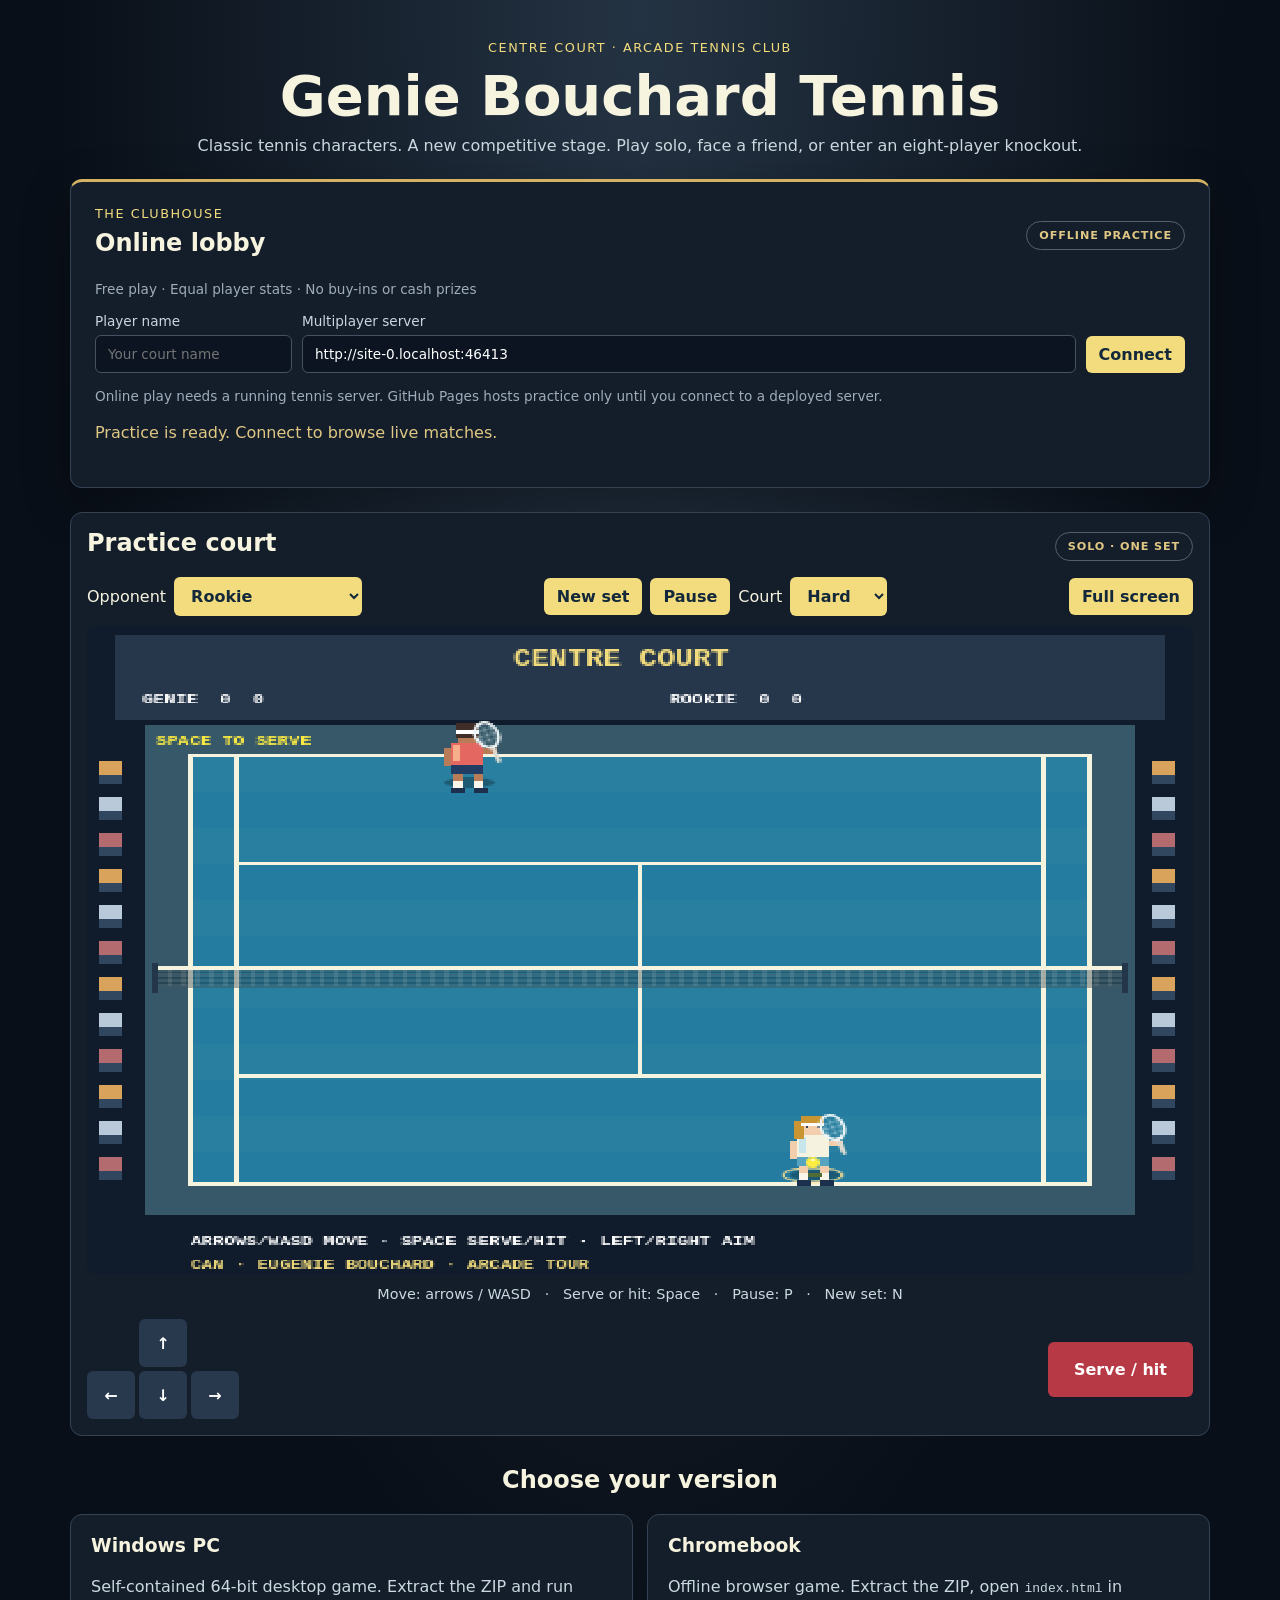
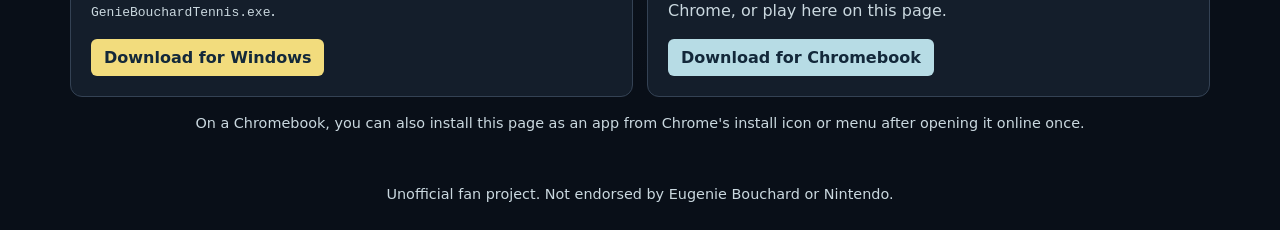
<file: docs/index.html>
<!doctype html>
<html lang="en">
<head>
  <meta charset="utf-8">
  <meta name="viewport" content="width=device-width, initial-scale=1">
  <meta name="theme-color" content="#0c1d2d">
  <meta name="description" content="Play Genie Bouchard Tennis on Windows or Chromebook.">
  <link rel="manifest" href="./manifest.webmanifest">
  <link rel="stylesheet" href="./style.css">
  <title>Genie Bouchard Tennis</title>
</head>
<body>
  <main>
    <header>
      <p class="eyebrow">Centre court · Arcade tennis club</p>
      <h1>Genie Bouchard Tennis</h1>
      <p>Classic tennis characters. A new competitive stage. Play solo, face a friend, or enter an eight-player knockout.</p>
    </header>

    <section class="lobby" aria-labelledby="lobby-title">
      <div class="lobby-heading">
        <div><p class="eyebrow">The clubhouse</p><h2 id="lobby-title">Online lobby</h2></div>
        <span id="connection-badge" class="badge">OFFLINE PRACTICE</span>
      </div>
      <p class="lobby-note">Free play · Equal player stats · No buy-ins or cash prizes</p>
      <form id="connect-form" class="connect-form">
        <label>Player name <input id="player-name" maxlength="24" required placeholder="Your court name" autocomplete="nickname"></label>
        <label class="server-field">Multiplayer server <input id="server-url" type="url" required placeholder="https://your-tennis-server.example" aria-describedby="server-help"></label>
        <button id="connect" type="submit">Connect</button>
        <button id="disconnect" type="button" hidden>Disconnect</button>
      </form>
      <p id="server-help" class="lobby-note">Online play needs a running tennis server. GitHub Pages hosts practice only until you connect to a deployed server.</p>
      <p id="lobby-status" role="status" aria-live="polite">Practice is ready. Connect to browse live matches.</p>
      <div id="lobby-content" hidden>
        <div class="lobby-actions">
          <div class="mode-tabs" role="group" aria-label="Room filter">
            <button type="button" data-filter="all" aria-pressed="true">All courts</button>
            <button type="button" data-filter="duel" aria-pressed="false">1 vs 1</button>
            <button type="button" data-filter="tournament" aria-pressed="false">Tournaments</button>
          </div>
          <form id="create-form" class="create-form">
            <label class="sr-only" for="room-name">Room name</label>
            <input id="room-name" maxlength="40" required placeholder="Name your court">
            <label class="sr-only" for="room-mode">Match format</label>
            <select id="room-mode"><option value="duel">1 vs 1 · 2 seats</option><option value="tournament">Knockout · 8 seats</option></select>
            <button id="create-room" type="submit">Create room</button>
          </form>
        </div>
        <div class="room-table-wrap">
          <table class="room-table"><thead><tr><th>Court / event</th><th>Format</th><th>Seats</th><th>Status</th><th><span class="sr-only">Join</span></th></tr></thead>
            <tbody id="room-list"></tbody>
          </table>
        </div>
        <section id="active-room" hidden aria-labelledby="active-room-title">
          <div class="lobby-heading"><h3 id="active-room-title"></h3><button id="leave-room" type="button">Leave room</button></div>
          <p id="room-status"></p>
          <ol id="roster" class="roster"></ol>
          <div id="championship-trophy" class="championship-trophy" role="status" aria-live="polite" hidden></div>
          <div id="bracket" class="bracket" aria-label="Tournament bracket"></div>
        </section>
      </div>
    </section>

    <section class="game" aria-label="Play the game">
      <div class="court-heading"><h2 id="match-title">Practice court</h2><span id="match-badge" class="badge">SOLO · ONE SET</span></div>
      <div class="toolbar">
        <label for="opponent">Opponent</label>
        <select id="opponent">
          <option>Rookie</option>
          <option>Club Champion</option>
          <option>Tour Challenger</option>
        </select>
        <button id="new-game" type="button">New set</button>
        <button id="pause" type="button">Pause</button>
        <label for="surface">Court</label>
        <select id="surface"><option value="hard">Hard</option><option value="grass">Grass</option><option value="clay">Clay</option></select>
        <button id="fullscreen" type="button">Full screen</button>
      </div>
      <canvas id="court" width="480" height="360" tabindex="0" aria-label="Tennis game. Use arrow keys or WASD to move, Space to serve or hit, and P to pause."></canvas>
      <p class="controls">Move: arrows / WASD &nbsp; · &nbsp; Serve or hit: Space &nbsp; · &nbsp; Pause: P &nbsp; · &nbsp; New set: N</p>
      <p id="online-controls" class="controls" hidden>Online matches cannot pause. You control the highlighted player; the upper player moves in screen coordinates. Release Space between swings.</p>
      <div class="touch-controls" aria-label="Touch game controls">
        <div class="direction-pad"><button type="button" data-key="ArrowUp" aria-label="Move up">↑</button><button type="button" data-key="ArrowLeft" aria-label="Move left">←</button><button type="button" data-key="ArrowDown" aria-label="Move down">↓</button><button type="button" data-key="ArrowRight" aria-label="Move right">→</button></div>
        <button type="button" data-key=" " class="swing-button">Serve / hit</button>
      </div>
    </section>

    <section class="downloads" aria-labelledby="download-title">
      <h2 id="download-title">Choose your version</h2>
      <div class="download-cards">
        <article>
          <h3>Windows PC</h3>
          <p>Self-contained 64-bit desktop game. Extract the ZIP and run <code>GenieBouchardTennis.exe</code>.</p>
          <a class="button" href="./downloads/GenieBouchardTennis-Windows-x64.zip">Download for Windows</a>
        </article>
        <article>
          <h3>Chromebook</h3>
          <p>Offline browser game. Extract the ZIP, open <code>index.html</code> in Chrome, or play here on this page.</p>
          <a class="button secondary" href="./downloads/GenieBouchardTennis-Chromebook.zip">Download for Chromebook</a>
        </article>
      </div>
      <p class="install-note">On a Chromebook, you can also install this page as an app from Chrome's install icon or menu after opening it online once.</p>
    </section>
    <footer>Unofficial fan project. Not endorsed by Eugenie Bouchard or Nintendo.</footer>
  </main>
  <script src="./game.js"></script>
  <script src="./lobby.js"></script>
  <script>
    if ("serviceWorker" in navigator && location.protocol !== "file:") {
      navigator.serviceWorker.register("./service-worker.js");
    }
  </script>
</body>
</html>
</file>
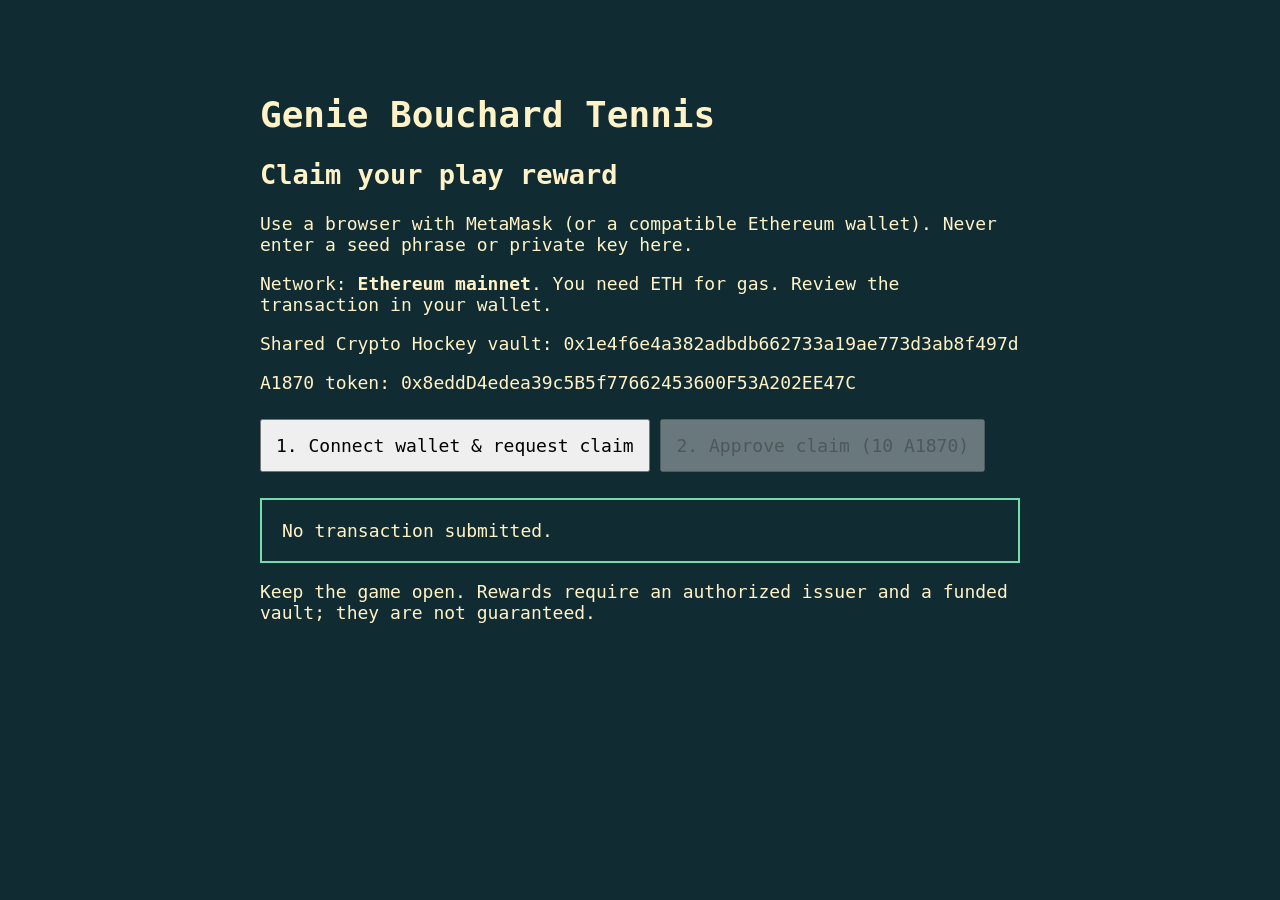
<file: src/GenieBouchardTennis/wallet.html>
<!doctype html>
<html lang="en">
<head>
  <meta charset="utf-8">
  <meta name="viewport" content="width=device-width, initial-scale=1">
  <title>Genie Bouchard Tennis — A1870 reward</title>
  <link rel="stylesheet" href="wallet.css">
  <script src="wallet.js" defer></script>
</head>
<body>
  <h1>Genie Bouchard Tennis</h1>
  <h2>Claim your play reward</h2>
  <p>Use a browser with MetaMask (or a compatible Ethereum wallet). Never enter a seed phrase or private key here.</p>
  <p>Network: <strong>Ethereum mainnet</strong>. You need ETH for gas. Review the transaction in your wallet.</p>
  <p>Shared Crypto Hockey vault: <code>0x1e4f6e4a382adbdb662733a19ae773d3ab8f497d</code></p>
  <p>A1870 token: <code>0x8eddD4edea39c5B5f77662453600F53A202EE47C</code></p>
  <button id="connect">1. Connect wallet &amp; request claim</button>
  <button id="send" disabled>2. Approve claim (10 A1870)</button>
  <p id="status" role="status" aria-live="polite">No transaction submitted.</p>
  <p>Keep the game open. Rewards require an authorized issuer and a funded vault; they are not guaranteed.</p>
</body>
</html>
</file>
<file: docs/style.css>
:root {
  color-scheme: dark;
  font-family: system-ui, sans-serif;
  color: #f6f3df;
  background: #090f18;
}

* { box-sizing: border-box; }

body { margin: 0; background: radial-gradient(ellipse at top, #243343, #090f18 65%); }

main {
  width: min(1180px, 100%);
  margin: 0 auto;
  padding: 32px 20px 24px;
}

header { text-align: center; margin-bottom: 24px; }
h1 { margin: 4px 0 8px; font-size: clamp(2rem, 7vw, 3.5rem); }
header p { color: #cad8df; margin: 8px 0; }
.eyebrow { color: #f2dc7d; text-transform: uppercase; letter-spacing: .12em; font-size: .8rem; }

.game, .downloads article, .lobby {
  background: #141e2b;
  border: 1px solid #344254;
  border-radius: 12px;
}

.game { padding: 16px; margin-top: 24px; }
.toolbar { display: flex; align-items: center; flex-wrap: wrap; gap: 8px; margin-bottom: 10px; }
button, select, .button {
  border: 0;
  border-radius: 6px;
  background: #f2dc7d;
  color: #13283a;
  font: inherit;
  font-weight: 700;
  padding: 9px 13px;
}
button, select, a { cursor: pointer; }
button:hover, .button:hover { filter: brightness(1.1); }
select { margin-right: auto; }

canvas {
  display: block;
  width: 100%;
  max-height: 72vh;
  aspect-ratio: 4 / 3;
  background: #0c1d2d;
  border-radius: 6px;
  image-rendering: pixelated;
  outline-color: #f2dc7d;
}

.controls, .install-note, footer { color: #cad8df; font-size: .9rem; line-height: 1.5; }
.controls { text-align: center; margin: 10px 0 2px; }
.downloads { margin-top: 30px; }
.downloads h2 { text-align: center; }
.download-cards { display: grid; grid-template-columns: repeat(2, minmax(0, 1fr)); gap: 14px; }
.downloads article { padding: 20px; }
.downloads h3 { margin-top: 0; }
.downloads p { color: #cad8df; min-height: 3em; line-height: 1.5; }
.button { display: inline-block; text-decoration: none; }
.button.secondary { background: #b7dce5; }
.install-note { text-align: center; margin: 16px 0; }
footer { text-align: center; margin-top: 28px; }

[hidden] { display: none !important; }
.lobby { padding: 24px; border-top: 3px solid #d4b264; box-shadow: 0 16px 48px #0004; }
.lobby-heading, .court-heading { display: flex; align-items: center; justify-content: space-between; gap: 12px; }
.lobby-heading h2, .court-heading h2 { margin: 0 0 8px; }
.lobby-heading .eyebrow { margin: 0 0 8px; }
.badge { border: 1px solid #526071; color: #e0c783; border-radius: 20px; padding: 7px 12px; font-size: .7rem; font-weight: 800; letter-spacing: .08em; white-space: nowrap; max-width: 100%; overflow: hidden; text-overflow: ellipsis; }
.lobby-heading h3, .court-heading h2 { overflow-wrap: anywhere; min-width: 0; }
.badge.connected { color: #7be2ad; border-color: #36745b; }
.lobby-note { font-size: .85rem; color: #9facba; line-height: 1.5; }
.connect-form, .create-form, .lobby-actions { display: flex; flex-wrap: wrap; gap: 10px; align-items: end; }
.connect-form label { display: grid; gap: 6px; font-size: .85rem; color: #ccd5df; }
.server-field { flex: 1; min-width: 230px; }
input { padding: 10px 12px; font: inherit; background: #0b1420; border: 1px solid #455264; border-radius: 6px; color: #fff; min-width: 0; }
input:focus, button:focus-visible, select:focus-visible { outline: 2px solid #e0c783; outline-offset: 3px; }
button:disabled { opacity: .45; cursor: not-allowed; }
.lobby-actions { justify-content: space-between; align-items: center; margin: 20px 0; }
.mode-tabs { display: flex; gap: 4px; }
.mode-tabs button { background: #243142; color: #bdc9d7; font-size: .85rem; }
.mode-tabs button[aria-pressed="true"] { background: #b83946; color: #fff; }
.create-form input { width: 180px; }
.create-form select { margin: 0; }
.room-table-wrap { overflow-x: auto; }
.room-table { width: 100%; border-collapse: collapse; text-align: left; font-size: .9rem; }
.room-table th { color: #96a5b6; font-size: .75rem; text-transform: uppercase; letter-spacing: .05em; }
.room-table td, .room-table th { padding: 14px 12px; border-bottom: 1px solid #2b3748; }
.room-table tbody tr:nth-child(odd) { background: #1b2736; }
.room-table td:first-child { font-weight: 700; }
.room-table button { background: #b83946; color: #fff; padding: 7px 16px; }
#lobby-status { color: #e0c783; min-height: 1.5em; }
#active-room { margin-top: 24px; padding: 20px; background: #0d1723; border: 1px solid #38465a; border-radius: 8px; }
.roster { display: grid; grid-template-columns: repeat(4, 1fr); gap: 8px; list-style: none; padding: 0; }
.roster li { padding: 12px; border: 1px solid #344254; border-radius: 6px; overflow-wrap: anywhere; }
.roster .you { border-color: #d4b264; color: #e0c783; }
.empty-seat { color: #768697; }
.bracket { display: grid; grid-template-columns: repeat(3, minmax(0, 1fr)); gap: 16px; }
.bracket h4 { color: #e0c783; text-transform: uppercase; font-size: .75rem; }
.bracket-match { border: 1px solid #354358; border-radius: 6px; margin-bottom: 10px; padding: 10px; font-size: .85rem; }
.bracket-match p { margin: 4px 0; overflow-wrap: anywhere; }
.bracket-match .winner { color: #7be2ad; font-weight: 700; }
.bracket-match small { color: #9facba; }
.championship-trophy { display: flex; align-items: center; gap: 14px; margin: 20px 0; padding: 16px 20px; border: 1px solid #d4b264; border-radius: 8px; background: linear-gradient(110deg, #3c321e, #1c2733 72%); box-shadow: inset 0 0 24px #d4b26418; }
.championship-trophy-icon { font-size: 2.5rem; line-height: 1; }
.championship-trophy-heading { display: block; color: #e0c783; text-transform: uppercase; letter-spacing: .1em; font-size: .72rem; font-weight: 800; }
.championship-trophy strong { display: block; margin-top: 4px; font-size: 1.2rem; overflow-wrap: anywhere; }
.court-heading { margin-bottom: 12px; }
.touch-controls { display: flex; justify-content: space-between; gap: 16px; margin-top: 14px; }
.touch-controls button { touch-action: none; user-select: none; min-width: 48px; min-height: 48px; background: #28394e; color: #fff; }
.direction-pad { display: grid; grid-template-columns: repeat(3, 48px); gap: 4px; }
.direction-pad button:first-child { grid-column: 2; }
.direction-pad button:nth-child(2) { grid-column: 1; }
.swing-button { align-self: center; background: #b83946 !important; padding: 18px 26px; }
.sr-only { position: absolute; width: 1px; height: 1px; padding: 0; margin: -1px; overflow: hidden; clip: rect(0,0,0,0); white-space: nowrap; border: 0; }
.game:fullscreen { overflow: auto; background: #090f18; }
.game:fullscreen canvas { max-height: 80vh; width: auto; max-width: 100%; margin: auto; }

@media (max-width: 560px) {
  main { padding: 24px 12px; }
  .download-cards { grid-template-columns: 1fr; }
  .downloads p { min-height: 0; }
  .toolbar select { margin-right: 0; }
  .lobby { padding: 16px; }
  .lobby-heading, .court-heading { flex-wrap: wrap; }
  .connect-form label, .server-field { width: 100%; }
  .roster { grid-template-columns: repeat(2, 1fr); }
  .bracket { grid-template-columns: 1fr; }
  .create-form { width: 100%; }
  .create-form input { flex: 1; width: 100%; }
}
</file>
<file: src/GenieBouchardTennis/wallet.css>
body { background: #102b32; color: #fff2c6; font: 18px monospace; max-width: 760px; margin: 50px auto; padding: 20px; }
button { padding: 14px; margin: 8px 0; font: inherit; cursor: pointer; }
code { overflow-wrap: anywhere; }
#status { white-space: pre-wrap; border: 2px solid #72ddac; padding: 20px; }
</file>
